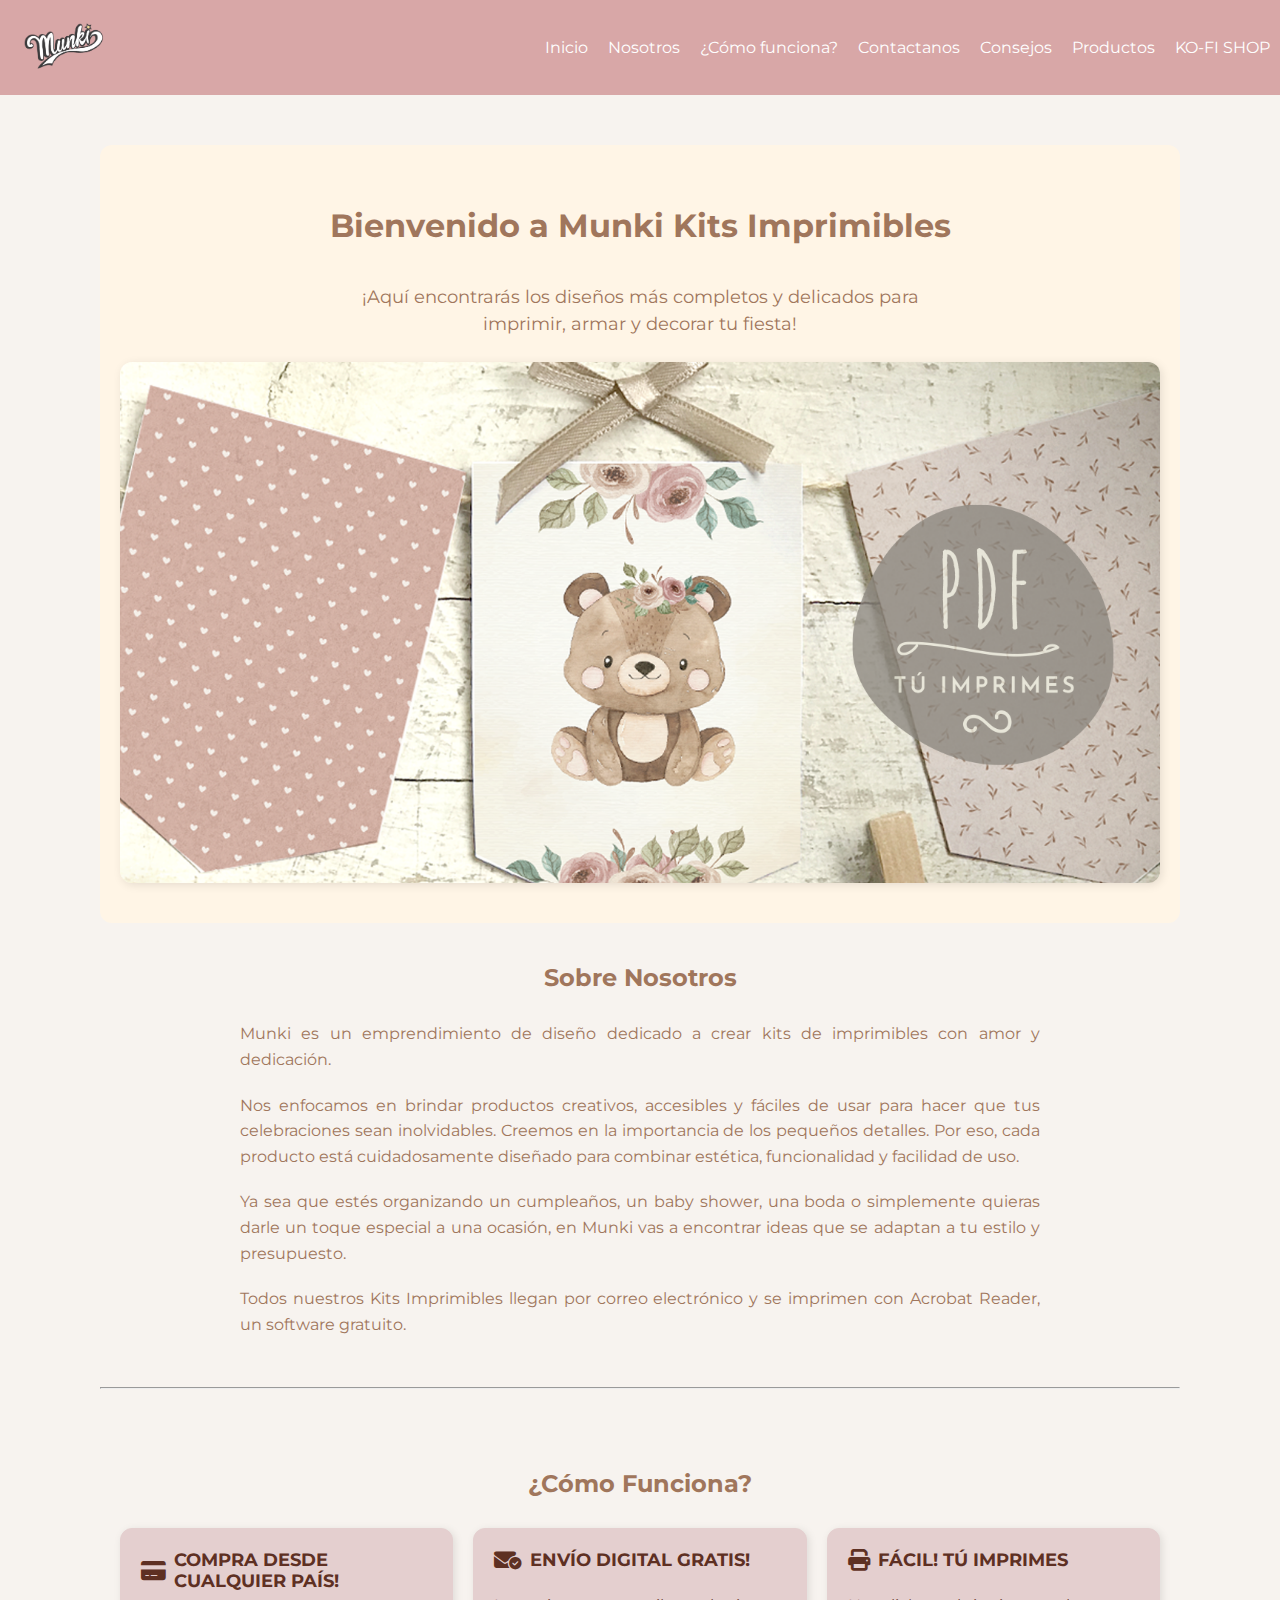
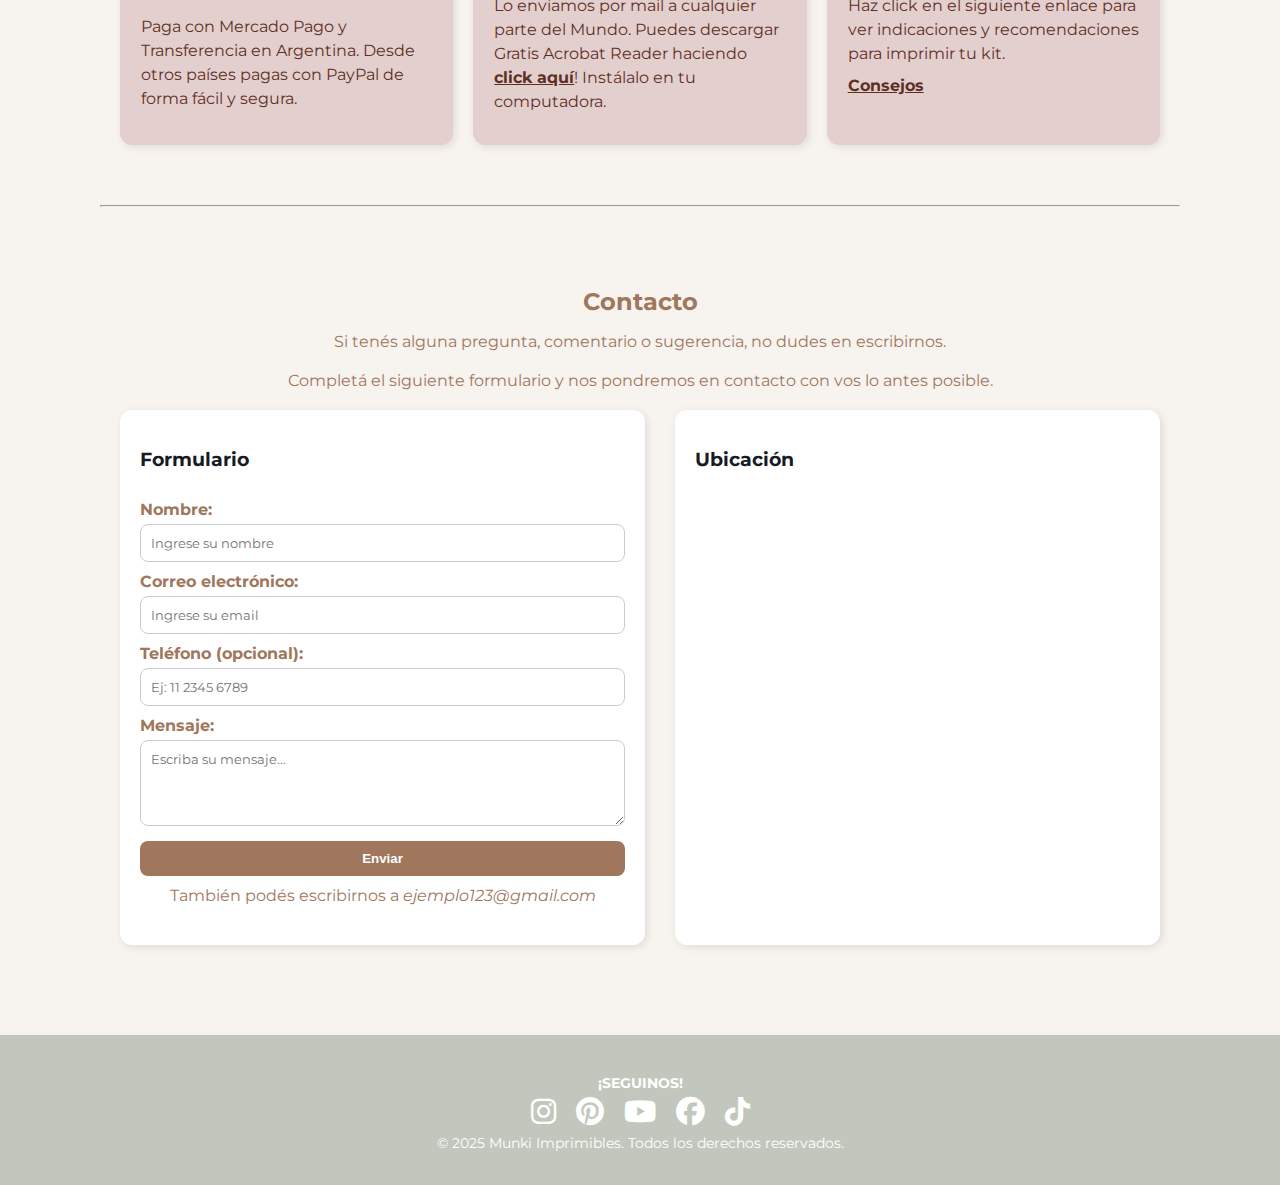
<file: index.html>
<!DOCTYPE html>
<html lang="en">

<head>
    <meta charset="UTF-8">
    <meta name="viewport" content="width=device-width, initial-scale=1.0">
    <title>Munki</title>
    <link rel="stylesheet" href="styles.css">
    <link rel="stylesheet" href="https://cdnjs.cloudflare.com/ajax/libs/font-awesome/6.5.0/css/all.min.css">
    <link rel="preconnect" href="https://fonts.googleapis.com">
    <link rel="preconnect" href="https://fonts.gstatic.com" crossorigin>
    <link
        href="https://fonts.googleapis.com/css2?family=DM+Sans:ital,opsz,wght@0,9..40,100..1000;1,9..40,100..1000&family=Montserrat:ital,wght@0,100..900;1,100..900&display=swap"
        rel="stylesheet">
</head>

<body>
    <header>
        <a href="#inicio" class="logo">
            <img src="imágenes/logo-munki.png" alt="Logo Munki">
        </a>
        <nav>
            <ul>
                <li><a href="#inicio">Inicio</a></li>
                <li><a href="#sobre-nosotros">Nosotros</a></li>
                <li><a href="#como-funciona">¿Cómo funciona?</a></li>
                <li><a href="#contacto">Contactanos</a></li>
                <li><a href="Consejos.html">Consejos</a></li>
                <li><a href="Productos.html">Productos</a></li>
                <li><a href="https://ko-fi.com/munkiprintables/shop" target="_blank">KO-FI SHOP</a></li>
            </ul>
        </nav>
    </header>

    <main>
        <section id="inicio">
            <h1>Bienvenido a Munki Kits Imprimibles</h1>
            <p>¡Aquí encontrarás los diseños más completos y delicados para imprimir, armar y decorar tu fiesta!</p>
            <img src="imágenes/tu-imprimes-munki.png" alt="Tú imprimes con Munki" class="imagen-inicio">
        </section>
        <section id="sobre-nosotros">
            <h2>Sobre Nosotros</h2>
            <p>Munki es un emprendimiento de diseño dedicado a crear kits de imprimibles con amor y dedicación.</p>
            <p>Nos enfocamos en brindar productos creativos, accesibles y fáciles de usar para hacer que tus
                celebraciones sean inolvidables. Creemos en la importancia de los pequeños detalles. Por eso, cada
                producto está cuidadosamente diseñado para combinar estética, funcionalidad y facilidad de uso.</p>
            <p>Ya sea que estés organizando un cumpleaños, un baby shower, una boda o simplemente quieras darle un
                toque
                especial a una ocasión, en Munki vas a encontrar ideas que se adaptan a tu estilo y presupuesto.</p>
            <p>Todos nuestros Kits Imprimibles llegan por correo electrónico y se imprimen con Acrobat Reader, un
                software gratuito.</p>
        </section>
        <hr style="margin: 20px 0;">
        <section id="como-funciona">
            <h2>¿Cómo Funciona?</h2>
            <div class="funciona-contenedor">
                <div class="funciona-card">
                    <h4><i class="fa-solid fa-credit-card fa-lg" style="color: #5E3023;"></i> COMPRA DESDE CUALQUIER
                        PAÍS!</h4>
                    <p>Paga con Mercado Pago y Transferencia en Argentina.
                        Desde otros países pagas con PayPal de forma fácil y segura.</p>
                </div>
                <div class="funciona-card">
                    <h4><i class="fa-solid fa-envelope-circle-check fa-lg" style="color:  #5E3023;"></i> ENVÍO
                        DIGITAL
                        GRATIS!</h4>
                    <p>Lo enviamos por mail a cualquier parte del Mundo. Puedes descargar Gratis Acrobat
                        Reader haciendo <a href="https://get.adobe.com/es/reader/" target="_blank">click aquí</a>!
                        Instálalo en tu computadora.</p>
                </div>
                <div class="funciona-card">
                    <h4><i class="fa-solid fa-print fa-lg" style="color:  #5E3023;"></i> FÁCIL! TÚ IMPRIMES</h4>
                    <p>Haz click en el siguiente enlace para ver indicaciones y recomendaciones para
                        imprimir tu kit.
                    </p>
                    <a href="Consejos.html">Consejos</a>
                </div>
            </div>
        </section>
        <hr style="margin: 20px 0;">
        <section id="contacto">
            <h2>Contacto</h2>
            <p style="text-align: center;">Si tenés alguna pregunta, comentario o sugerencia, no dudes en
                escribirnos.
            </p>
            <p style="text-align: center;">Completá el siguiente formulario y nos pondremos en contacto con vos lo
                antes
                posible.</p>

            <div style="display: flex; flex-wrap: wrap; gap: 30px; justify-content: center;">

                <div id="formulario">
                    <h3 style="color: #161b26">Formulario</h3>
                    <form action="https://formspree.io/f/xnndepya" method="POST">
                        <label for="nombre">Nombre:</label>
                        <input type="text" id="nombre" name="nombre" placeholder="Ingrese su nombre" required>

                        <label for="email">Correo electrónico:</label>
                        <input type="email" id="email" name="email" placeholder="Ingrese su email" required>

                        <label for="telefono">Teléfono (opcional):</label>
                        <input type="tel" id="telefono" name="telefono" placeholder="Ej: 11 2345 6789">

                        <label for="mensaje">Mensaje:</label>
                        <textarea id="mensaje" name="mensaje" rows="4" placeholder="Escriba su mensaje..."></textarea>

                        <button type="submit">Enviar</button>
                    </form>
                    <p style="margin-top: 10px;">También podés escribirnos a <em>ejemplo123@gmail.com</em></p>
                </div>

                <div id="ubicacion">
                    <h3 style="color: #161b26">Ubicación</h3>
                    <div class="mapa">
                        <iframe
                            src="https://www.google.com/maps/embed?pb=!1m18!1m12!1m3!1d3287.774565103741!2d-58.52574432383152!3d-34.50859905248168!2m3!1f0!2f0!3f0!3m2!1i1024!2i768!4f13.1!3m3!1m2!1s0x95bcb0ee292497e9%3A0xf9a611e58747f528!2sUnicenter%20Shopping!5e0!3m2!1ses!2sar!4v1748319757503!5m2!1ses!2sar"
                            style="border:0; width: 100%; height: 100%; min-height: 400px;" allowfullscreen=""
                            loading="lazy" referrerpolicy="no-referrer-when-downgrade">
                        </iframe>
                    </div>
                </div>
            </div>
        </section>

    </main>
</body>

<footer>
    <div class="footer-section">
        <h4>¡SEGUINOS!</h4>
        <ul>
            <li><a href="https://www.instagram.com/munki_imprimibles/" target="_blank"><i
                        class="fa-brands fa-instagram fa-2xl"></i></a></li>
            <li><a href="https://ar.pinterest.com/mdiseosimprimibles/" target="_blank"><i
                        class="fa-brands fa-pinterest fa-2xl"></i></a></li>
            <li><a href="https://www.youtube.com/@munkidisenosimprimibles2245" target="_blank"><i
                        class="fa-brands fa-youtube fa-2xl"></i></a></li>
            <li><a href="https://www.facebook.com/munkiimprimibles/" target="_blank"><i
                        class="fa-brands fa-facebook fa-2xl"></i></a></li>
            <li><a href="https://www.tiktok.com/@munkiok" target="_blank"><i class="fa-brands fa-tiktok fa-2xl"></i></a>
            </li>
        </ul>
    </div>
    <p>&copy; 2025 Munki Imprimibles. Todos los derechos reservados.</p>
</footer>

</html>
</file>
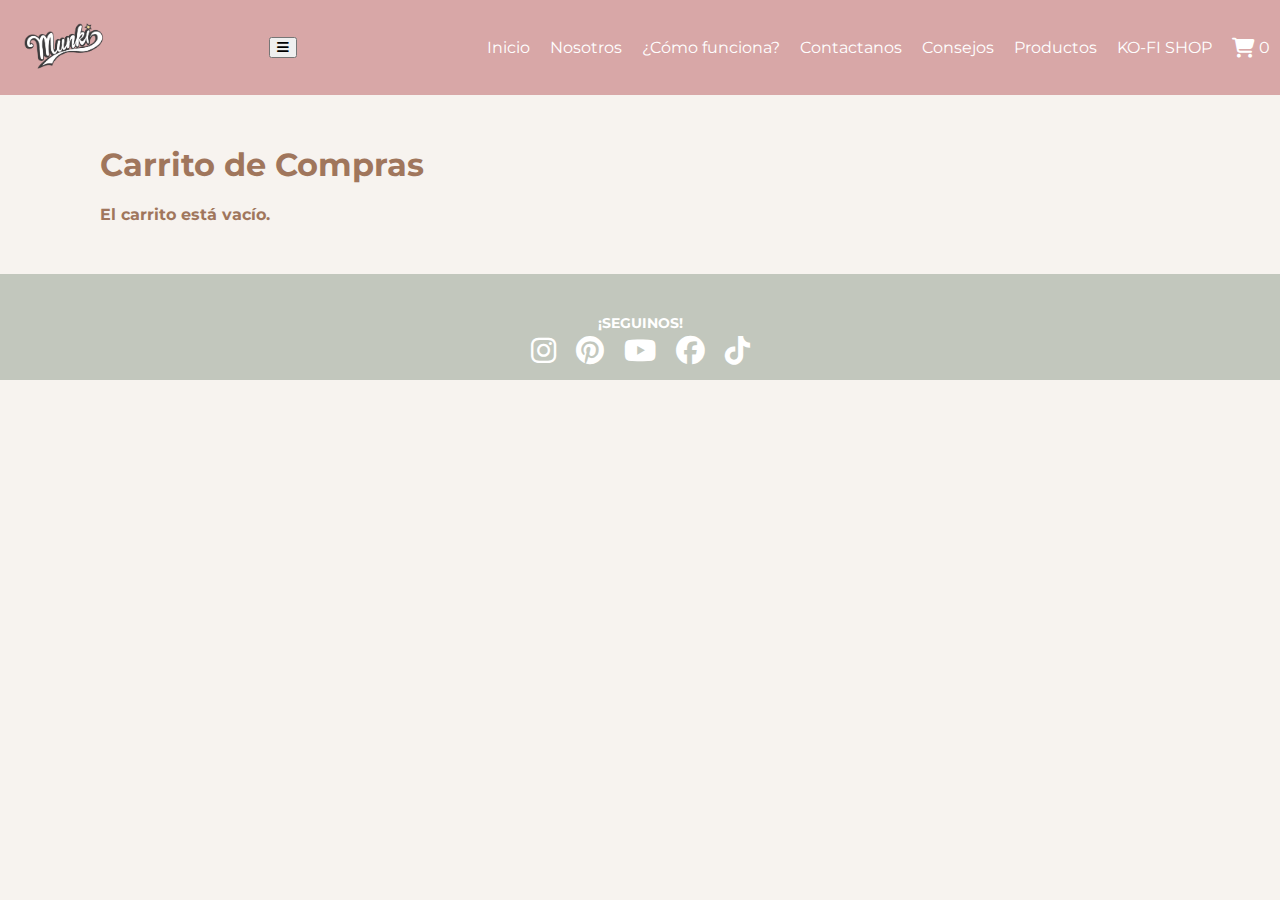
<file: carrito.html>
<!DOCTYPE html>
<html lang="en">

<head>
  <meta charset="UTF-8" />
  <meta name="viewport" content="width=device-width, initial-scale=1.0" />
  <title>Carrito</title>
  <link rel="stylesheet" href="styles.css" />
  <link href="https://fonts.googleapis.com/css2?family=DM+Sans:ital,opsz,wght@0,9..40,100..1000;1,9..40,100..1000&family=Montserrat:ital,wght@0,100..900;1,100..900&display=swap" rel="stylesheet">
  <link rel="stylesheet" href="https://cdnjs.cloudflare.com/ajax/libs/font-awesome/6.5.0/css/all.min.css" />
</head>

<body>
  <header>
        <a href="index.html" class="logo">
            <img src="imágenes/logo-munki.png" alt="Logo Munki">
        </a>
        <button class="menu-hamburguesa" id="menu-hamburguesa">
            <i class="fa-solid fa-bars"></i>
        </button>
        <nav>
            <ul>
                <li><a href="index.html#inicio">Inicio</a></li>
                <li><a href="index.html#sobre-nosotros">Nosotros</a></li>
                <li><a href="index.html#como-funciona">¿Cómo funciona?</a></li>
                <li><a href="index.html#contacto">Contactanos</a></li>
                <li><a href="Consejos.html">Consejos</a></li>
                <li><a href="Productos.html">Productos</a></li>
                <li><a href="https://ko-fi.com/munkiprintables/shop" target="_blank">KO-FI SHOP</a></li>
                <li>
                    <a href="carrito.html" class="carrito-icono">
                        <i class="fa-solid fa-cart-shopping fa-lg" style="color: #ffffff;"></i>
                        <span id="contador-carrito">0</span>
                    </a>
                </li>
            </ul>
        </nav>
    </header>

  <main>
    <h1>Carrito de Compras</h1>
    <section id="contenedor-carrito">
      <!-- JS insertará los productos aquí -->
    </section>

    <section id="resumen-carrito">
      <!-- JS insertará el resumen aquí -->
    </section>
  </main>

  <footer>
    <div class="footer-section">
      <h4>¡SEGUINOS!</h4>
      <ul>
        <li><a href="https://www.instagram.com/munki_imprimibles/" target="_blank"><i
              class="fa-brands fa-instagram fa-2xl"></i></a></li>
        <li><a href="https://ar.pinterest.com/mdiseosimprimibles/" target="_blank"><i
              class="fa-brands fa-pinterest fa-2xl"></i></a></li>
        <li><a href="https://www.youtube.com/@munkidisenosimprimibles2245" target="_blank"><i
              class="fa-brands fa-youtube fa-2xl"></i></a></li>
        <li><a href="https://www.facebook.com/munkiimprimibles/" target="_blank"><i
              class="fa-brands fa-facebook fa-2xl"></i></a></li>
        <li><a href="https://www.tiktok.com/@munkiok" target="_blank"><i class="fa-brands fa-tiktok fa-2xl"></i></a></li>
      </ul>
    </div>
  </footer>

  <script src="/js/menuHamburguesa.js"></script>
  <script src="js/carrito.js"></script>
</body>

</html>
</file>
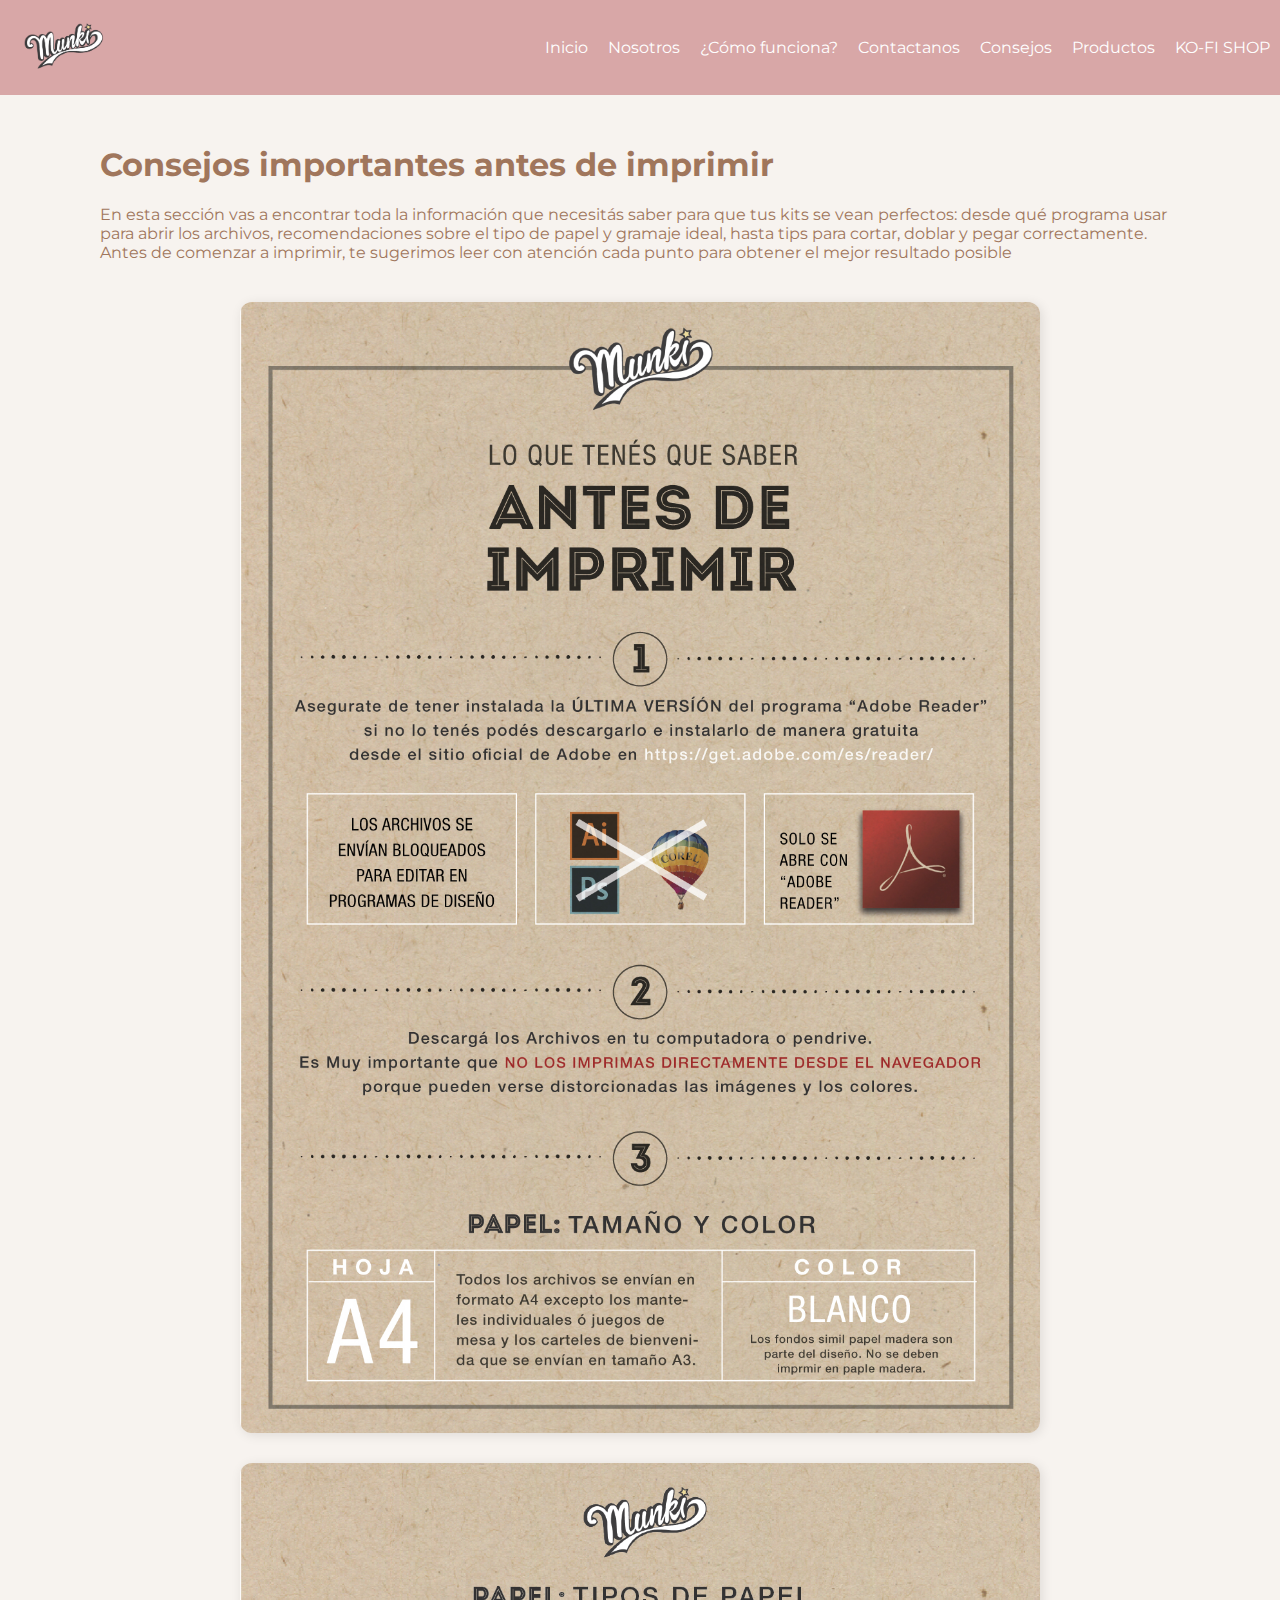
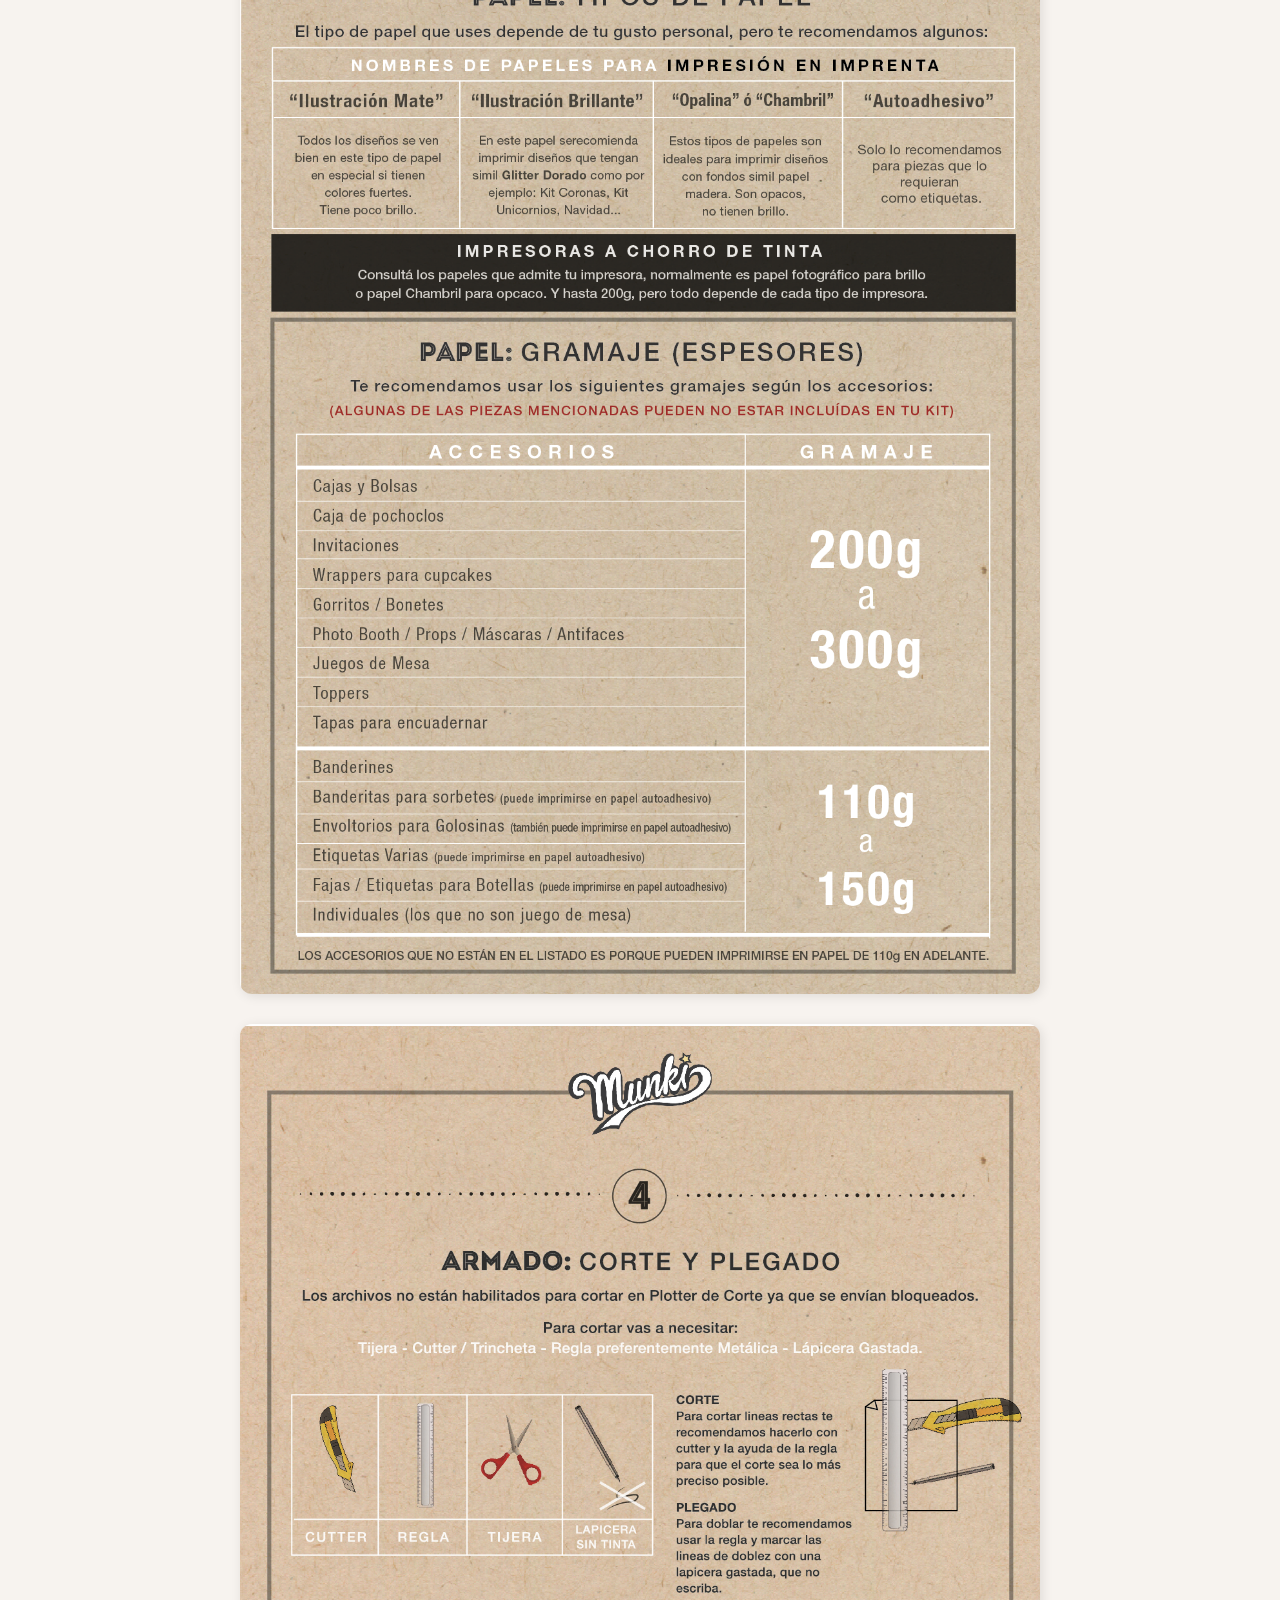
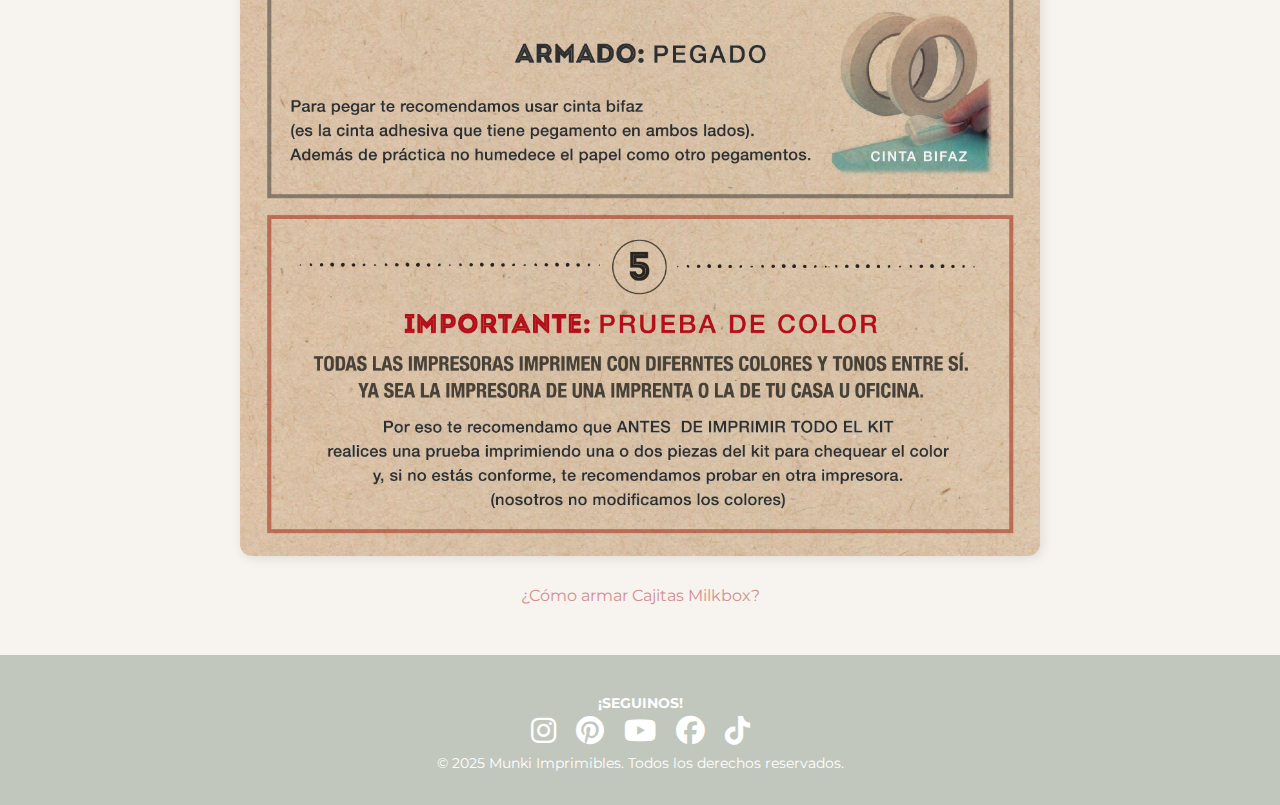
<file: consejos.html>
<!DOCTYPE html>
<html lang="en">

<head>
    <meta charset="UTF-8">
    <meta name="viewport" content="width=device-width, initial-scale=1.0">
    <title>Consejos</title>
    <link rel="stylesheet" href="styles.css">
    <link rel="stylesheet" href="https://cdnjs.cloudflare.com/ajax/libs/font-awesome/6.5.0/css/all.min.css">
    <link rel="preconnect" href="https://fonts.googleapis.com">
    <link rel="preconnect" href="https://fonts.gstatic.com" crossorigin>
    <link
        href="https://fonts.googleapis.com/css2?family=DM+Sans:ital,opsz,wght@0,9..40,100..1000;1,9..40,100..1000&family=Montserrat:ital,wght@0,100..900;1,100..900&display=swap"
        rel="stylesheet">
</head>

<body>
    <header>
        <a href="index.html" class="logo">
            <img src="imágenes/logo-munki.png" alt="Logo Munki">
        </a>
        <nav>
            <ul>
                <li><a href="index.html#inicio">Inicio</a></li>
                <li><a href="index.html#sobre-nosotros">Nosotros</a></li>
                <li><a href="index.html#como-funciona">¿Cómo funciona?</a></li>
                <li><a href="index.html#contacto">Contactanos</a></li>
                <li><a href="Consejos.html">Consejos</a></li>
                <li><a href="Productos.html">Productos</a></li>
                <li><a href="https://ko-fi.com/munkiprintables/shop" target="_blank">KO-FI SHOP</a></li>
            </ul>
        </nav>
    </header>

    <main>
        <h1>Consejos importantes antes de imprimir</h1>
        <p>En esta sección vas a encontrar toda la información que necesitás saber para que tus kits se vean perfectos:
            desde qué programa usar para abrir los archivos, recomendaciones sobre el tipo de papel y gramaje ideal,
            hasta tips para cortar, doblar y pegar correctamente.
            Antes de comenzar a imprimir, te sugerimos leer con atención cada punto para obtener el mejor resultado
            posible</p>
        <section id="consejos">
            <img src="imágenes/Consejos/INDICACIONES-GENERALES-01.jpg" alt="Indicaciones Generales 1">
            <img src="imágenes/Consejos/INDICACIONES-GENERALES-02.png" alt="Indicaciones Generales 2">
            <img src="imágenes/Consejos/INDICACIONES-GENERALES-03.jpg" alt="Indicaciones Generales 3">
            <a href="https://www.youtube.com/shorts/VD21b5jTCmU" target="_blank">¿Cómo armar Cajitas Milkbox?</a>
        </section>
    </main>

    <footer>
        <div class="footer-section">
            <h4>¡SEGUINOS!</h4>
            <ul>
                <li><a href="https://www.instagram.com/munki_imprimibles/" target="_blank"><i
                            class="fa-brands fa-instagram fa-2xl"></i></a></li>
                <li><a href="https://ar.pinterest.com/mdiseosimprimibles/" target="_blank"><i
                            class="fa-brands fa-pinterest fa-2xl"></i></a></li>
                <li><a href="https://www.youtube.com/@munkidisenosimprimibles2245" target="_blank"><i
                            class="fa-brands fa-youtube fa-2xl"></i></a></li>
                <li><a href="https://www.facebook.com/munkiimprimibles/" target="_blank"><i
                            class="fa-brands fa-facebook fa-2xl"></i></a></li>
                <li><a href="https://www.tiktok.com/@munkiok" target="_blank"><i
                            class="fa-brands fa-tiktok fa-2xl"></i></a>
                </li>
            </ul>
        </div>
        <p>&copy; 2025 Munki Imprimibles. Todos los derechos reservados.</p>
    </footer>
</body>

</html>
</file>
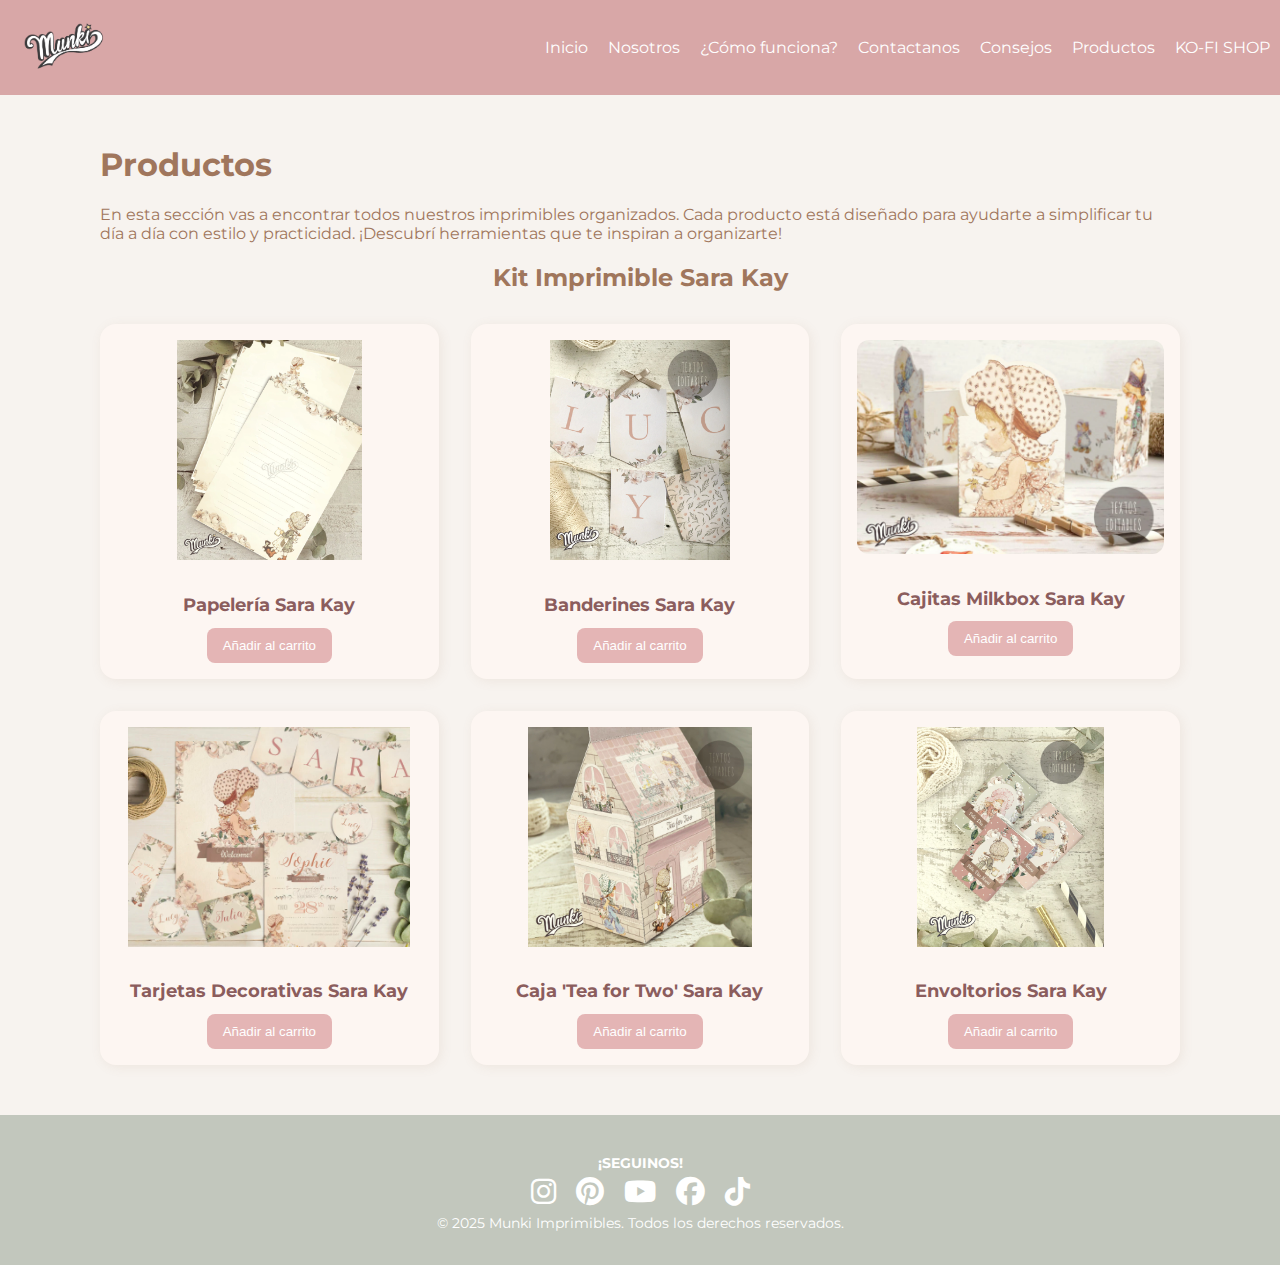
<file: productos.html>
<!DOCTYPE html>
<html lang="en">

<head>
    <meta charset="UTF-8">
    <meta name="viewport" content="width=device-width, initial-scale=1.0">
    <title>Productos</title>
    <link rel="stylesheet" href="styles.css">
    <link rel="stylesheet" href="https://cdnjs.cloudflare.com/ajax/libs/font-awesome/6.5.0/css/all.min.css">
    <link rel="preconnect" href="https://fonts.googleapis.com">
    <link rel="preconnect" href="https://fonts.gstatic.com" crossorigin>
    <link
        href="https://fonts.googleapis.com/css2?family=DM+Sans:ital,opsz,wght@0,9..40,100..1000;1,9..40,100..1000&family=Montserrat:ital,wght@0,100..900;1,100..900&display=swap"
        rel="stylesheet">
</head>

<body>
    <header>
        <a href="index.html" class="logo">
            <img src="imágenes/logo-munki.png" alt="Logo Munki">
        </a>
        <nav>
            <ul>
                <li><a href="index.html#inicio">Inicio</a></li>
                <li><a href="index.html#sobre-nosotros">Nosotros</a></li>
                <li><a href="index.html#como-funciona">¿Cómo funciona?</a></li>
                <li><a href="index.html#contacto">Contactanos</a></li>
                <li><a href="Consejos.html">Consejos</a></li>
                <li><a href="Productos.html">Productos</a></li>
                <li><a href="https://ko-fi.com/munkiprintables/shop" target="_blank">KO-FI SHOP</a></li>
            </ul>
        </nav>
    </header>

    <main>
        <h1>Productos</h1>
        <p>En esta sección vas a encontrar todos nuestros imprimibles organizados. Cada producto está diseñado para
            ayudarte a simplificar tu día a día con estilo y practicidad. ¡Descubrí herramientas que te inspiran a
            organizarte!</p>

        <section id="productos">
            <article>
                <h2>Kit Imprimible Sara Kay</h2>
                <div class="productos-grid">
                    <div class="card-kits">
                        <img src="imágenes/Kits/Kit Sara Kay/kit-imprimible-sarah-kay-papel-carta-vintage1-accbbc85d3c9bca83e16314968062056-640-0.webp"
                            alt="Papelería Sara Kay">
                        <h3>Papelería Sara Kay</h3>
                        <button>Añadir al carrito</button>
                    </div>

                    <div class="card-kits">
                        <img src="imágenes/Kits/Kit Sara Kay/banderines-para-imprimir-munki1-5a9c552b98be965b7d16314974192915-640-0.webp"
                            alt="Banderines Sara Kay">
                        <h3>Banderines Sara Kay</h3>
                        <button>Añadir al carrito</button>
                    </div>

                    <div class="card-kits">
                        <img src="imágenes/Kits/Kit Sara Kay/sara-key-kit-imprimible1-08f8fdde195e5df54616314968060059-640-0.webp"
                            alt="Cajitas Milkbox Sara Kay">
                        <h3>Cajitas Milkbox Sara Kay</h3>
                        <button>Añadir al carrito</button>
                    </div>

                    <div class="card-kits">
                        <img src="imágenes/Kits/Kit Sara Kay/sarah-kay-printable-etsy-download-coquette-papers-copia-52706ce15c6d4d0f5717118188739343-640-0.webp"
                            alt="Tarjetas Decorativas Sara Kay">
                        <h3>Tarjetas Decorativas Sara Kay</h3>
                        <button>Añadir al carrito</button>
                    </div>

                    <div class="card-kits">
                        <img src="imágenes/Kits/Kit Sara Kay/sarah-kay-vintage-party-box-digital-paper-diy1-d0f310274fcf350f1e16324438460861-640-0.webp"
                            alt="Caja 'Tea for Two' Sara Kay">
                        <h3>Caja 'Tea for Two' Sara Kay</h3>
                        <button>Añadir al carrito</button>
                    </div>

                    <div class="card-kits">
                        <img src="imágenes/Kits/Kit Sara Kay/sara-key-papeles-digitales-kit-impriomible-munki-copia2-da498d7568214916bf16324142411522-640-0.webp"
                            alt="Envoltorios Sara Kay">
                        <h3>Envoltorios Sara Kay</h3>
                        <button>Añadir al carrito</button>
                    </div>
                </div>
            </article>
        </section>
    </main>

    <footer>
        <div class="footer-section">
            <h4>¡SEGUINOS!</h4>
            <ul>
                <li><a href="https://www.instagram.com/munki_imprimibles/" target="_blank"><i
                            class="fa-brands fa-instagram fa-2xl"></i></a></li>
                <li><a href="https://ar.pinterest.com/mdiseosimprimibles/" target="_blank"><i
                            class="fa-brands fa-pinterest fa-2xl"></i></a></li>
                <li><a href="https://www.youtube.com/@munkidisenosimprimibles2245" target="_blank"><i
                            class="fa-brands fa-youtube fa-2xl"></i></a></li>
                <li><a href="https://www.facebook.com/munkiimprimibles/" target="_blank"><i
                            class="fa-brands fa-facebook fa-2xl"></i></a></li>
                <li><a href="https://www.tiktok.com/@munkiok" target="_blank"><i
                            class="fa-brands fa-tiktok fa-2xl"></i></a>
                </li>
            </ul>
        </div>
        <p>&copy; 2025 Munki Imprimibles. Todos los derechos reservados.</p>
    </footer>
</body>

</html>
</file>
<file: styles.css>
html {
  scroll-behavior: smooth;
}

body{
    font-family: "Montserrat", sans-serif;
    margin: 0;
    background-color: #f7f3ef;
    color: #a0765c;
}

/* HEADER*/
header{
    display:flex;
    justify-content: space-between;
    min-height: 75px;
    background-color: #d8a7a7;
    align-items: center;
    padding: 10px;
    
}

ul{
    display: flex;
    list-style: none;
    gap: 20px;
}

a{
    text-decoration: none;
    color: white;
}

a:hover{
    color: #c2c7bd;
}
.logo img{
    height: 70px;
}


main{
    margin: 50px 100px;
}

h2{
    text-align: center;
}
/*Seccion Sobre Nosotros*/
#sobre-nosotros{
    max-width: 800px;
    margin: 0 auto;
    padding: 20px;
    display: flex;
    flex-direction: column;
    justify-content: center;
    align-items: center;
    text-align: justify;
}

#sobre-nosotros p {
    margin: 10px 0;
    line-height: 1.6;
}

/*Seccion Como Funciona*/
#como-funciona {
    padding: 40px 20px;
    text-align: center;
}

.funciona-contenedor {
    display: flex;
    flex-wrap: wrap;
    justify-content: center;
    gap: 20px;
    margin-top: 30px;
}

.funciona-card {
    background-color: #E4CFCF;
    border: 1px solid #E4CFCF;
    border-radius: 12px;
    box-shadow: 2px 2px 8px rgba(0,0,0,0.1);
    padding: 20px;
    max-width: 300px;
    flex: 1 1 250px;
    text-align: left;
    color: #5E3023;
}

.funciona-card h4 {
    margin-top: 0;
    color: #5E3023;
    font-size: 1.1rem;
    display: flex;
    align-items: center;
    gap: 8px;
}

.funciona-card p {
    margin: 10px 0;
    line-height: 1.5;
}

.funciona-card a {
    color: #5E3023;
    font-weight: bold;
    text-decoration: underline;
}

/*Contacto*/
#contacto {
    padding: 40px 20px;
    max-width: 1200px;
    margin: 0 auto;
}

#contacto h2 {
    text-align: center;
    margin-bottom: 10px;
}

#contacto p {
    text-align: center;
    margin-bottom: 20px;
}

.contacto-contenedor {
    display: flex;
    flex-wrap: wrap;
    gap: 30px;
    justify-content: center;
    align-items: flex-start;
}

/* Formulario */
#formulario {
    flex: 1 1 350px;
    background-color: #fff;
    padding: 20px;
    border-radius: 12px;
    box-shadow: 2px 2px 8px rgba(0,0,0,0.1);
}

#formulario form {
    display: flex;
    flex-direction: column;
}

#formulario label {
    margin-top: 10px;
    font-weight: bold;
}

#formulario input,
#formulario textarea {
    padding: 10px;
    margin-top: 5px;
    border: 1px solid #ccc;
    border-radius: 8px;
    font-family: "Montserrat", sans-serif;
}

#formulario button {
    margin-top: 15px;
    padding: 10px;
    background-color: #a0765c;
    color: white;
    border: none;
    border-radius: 8px;
    cursor: pointer;
    font-weight: bold;
}

#formulario button:hover {
    background-color: #d8a7a7;
}

/* Mapa */
#ubicacion {
    flex: 1 1 350px;
    min-height: 400px;
    border-radius: 12px;
    overflow: hidden;
    box-shadow: 2px 2px 8px rgba(0,0,0,0.1);
    background-color: white;
    display: flex;
    flex-direction: column;
}

#ubicacion h3 {
    padding: 20px 20px 0 20px;
}

#ubicacion iframe {
    width: 100%;
    height: 100%;
    border: 0;
    border-radius: 8px;
}

.mapa{
    flex: 1;
    padding: 20px;
    padding-top: 10px;
}



#inicio {
    display: flex;
    flex-direction: column;
    align-items: center;
    justify-content: center;
    text-align: center;
    padding: 40px 20px;
    background-color: #fff5e6;
    border-radius: 12px;
}

#inicio h2 {
    font-size: 2rem;
    margin-bottom: 15px;
}

#inicio p {
    max-width: 600px;
    font-size: 1.1rem;
    line-height: 1.5;
    margin-bottom: 25px;
}

.imagen-inicio {
    max-width: 100%;
    height: auto;
    border-radius: 12px;
    box-shadow: 2px 2px 10px rgba(0, 0, 0, 0.1);
}


/*Footer*/
footer {
    background-color: #c2c7bd;
    padding: 20px 10px;
    display: flex;
    flex-direction: column;
    align-items: center;
    text-align: center;
    font-size: 0.9rem;
}

.footer-section {
    display: flex;
    flex-direction: column;
    align-items: center;
}

.footer-section h4 {
    margin-bottom: 10px;
    color: white;
    font-weight: 700;
}

.footer-section ul {
    display: flex;
    gap: 20px;
    padding: 0;
    margin: 0;
    list-style: none;
}

.footer-section ul li a {
    color: white;
    transition: color 0.3s ease;
}

.footer-section ul li a:hover {
    color: #d8a7a7;
}

footer p {
    margin-top: 15px;
    color: white;
    font-size: 0.85rem;
}

#productos .productos-grid {
  display: grid;
  grid-template-columns: repeat(auto-fit, minmax(260px, 1fr));
  gap: 2rem;
  margin-top: 2rem;
}

.card-kits {
  background-color: #fdf6f2;
  border-radius: 16px;
  box-shadow: 2px 2px 12px rgba(160, 118, 92, 0.1);
  padding: 1rem;
  display: flex;
  flex-direction: column;
  align-items: center;
  transition: transform 0.3s ease;
}

.card-kits:hover {
  transform: translateY(-5px);
}

.card-kits img {
  width: 100%;
  height: auto;
  max-height: 220px;
  object-fit: contain;
  border-radius: 12px;
  margin-bottom: 1rem;
}

.card-kits h3 {
  font-size: 1.1rem;
  margin-bottom: 0.8rem;
  text-align: center;
  color: #8b5d5d;
}

.card-kits button {
  padding: 10px 16px;
  border: none;
  background-color: #e4b5b5;
  color: white;
  border-radius: 8px;
  cursor: pointer;
  transition: background-color 0.2s ease;
}

.card-kits button:hover {
  background-color: #d28f8f;
}

/*Consejos*/
#consejos {
    display: flex;
    flex-direction: column;
    gap: 30px;
    align-items: center;
    margin-top: 40px;
}

#consejos img {
    width: 100%;
    max-width: 800px;
    height: auto;
    border-radius: 12px;
    box-shadow: 2px 2px 12px rgba(0, 0, 0, 0.1);
}


@media (max-width: 768px) {
/*HEADER*/
    header {
        flex-direction: column;
        align-items: center;
    }

    nav {
        width: 100%;
    }

    ul {
        flex-wrap: wrap;
        justify-content: center;
        padding: 10px 0;
    }

    nav ul li {
        margin: 5px 10px;
    }

    /*Contacto*/
    .contacto-contenedor {
        flex-direction: column;
        align-items: stretch;
    }

    #consejos {
        padding: 0 10px;
    }
    
    #consejos img {
        max-width: 100%;
    }
}

#consejos a{
    color:#d28f8f;
    font-style: bold;
    font-size: 16px;
}

#consejos a:hover{
    color:#a87070;
    font-style: bold;
    font-size: 16px;
}
</file>
